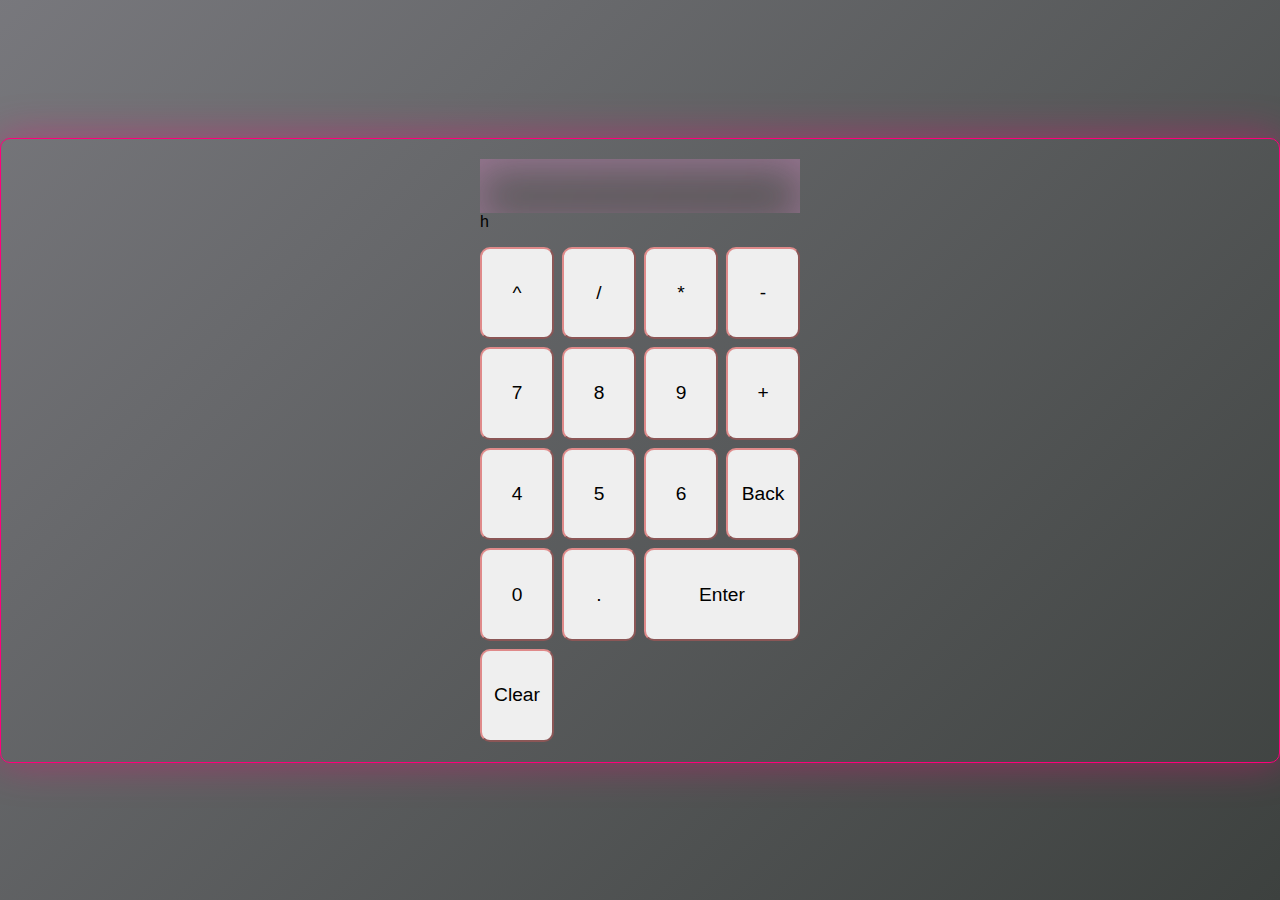
<file: index.html>
<!DOCTYPE html>
<html lang="en">
  <head>
    <meta charset="UTF-8" />
    <meta name="viewport" content="width=device-width, initial-scale=1.0" />
    <title>Optimize Calculator</title>
    <link rel="stylesheet" href="style.css" />
  </head>
  <body>
    <div class="main">
      <div class="head">
        <input type="text" id="inputText" />
        <div class="result">h</div>
      </div>
      <div class="container">
        <button id="pow">^</button>
        <button id="divide">/</button>
        <button id="start">*</button>
        <button>-</button>
        <button>7</button>
        <button>8</button>
        <button>9</button>
        <button>+</button>
        <button>4</button>
        <button>5</button>
        <button id="six">6</button>
        <button id="back">Back</button>
        <button id="zero">0</button>
        <button id="dot">.</button>
        <button id="enter">Enter</button>
        <!-- <button id="enter" onclick="startCalculation()">Enter</button> -->
        <button id="clear">Clear</button>
      </div>
    </div>
    <script src="index.js"></script>
  </body>
</html>
</file>
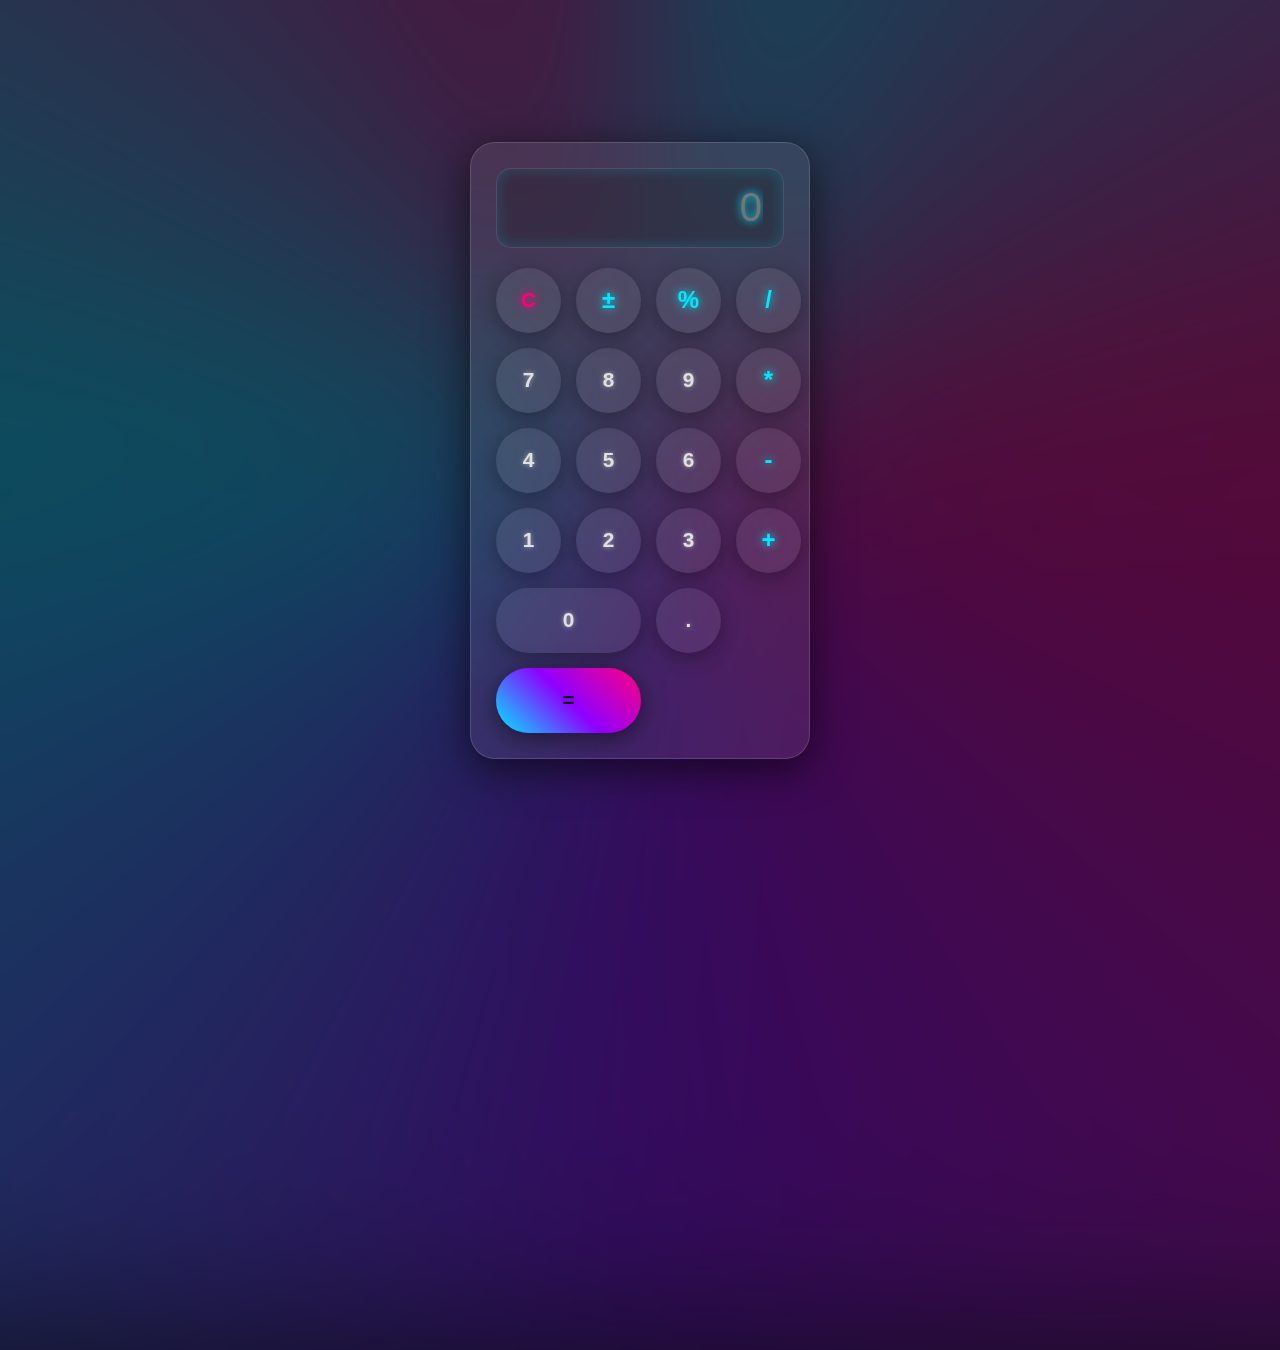
<file: index copy.html>
<!-- <!DOCTYPE html>
<html lang="en">
  <head>
    <meta charset="UTF-8" />
    <meta name="viewport" content="width=device-width, initial-scale=1.0" />
    <title>Optimize Calculator</title>
    <link rel="stylesheet" href="style.css" />
  </head>
  <body>
    <div class="main">
      <div class="head">
        <input type="text" id="inputText" />
        <div class="result">h</div>
      </div>
      <div class="container">
        <button>^</button>
        <button>/</button>
        <button>*</button>
        <button>-</button>
        <button>7</button>
        <button>8</button>
        <button>9</button>
        <button>+</button>
        <button>4</button>
        <button>5</button>
        <button>6</button>
        <button>Back</button>
        <button>0</button>
        <button>.</button>
        <button>Enter</button>
        <button>Clear</button>
      </div>
    </div>
    <script src="index.js"></script>
  </body>
</html> -->






<!-- 

<!DOCTYPE html>
<html lang="en">
<head>
    <meta charset="UTF-8">
    <meta name="viewport" content="width=device-width, initial-scale=1.0">
    <title>Colorful Glass Calculator</title>
    <style>
        /* Global Styles */
        * {
            margin: 0;
            padding: 0;
            box-sizing: border-box;
            font-family: 'Poppins', sans-serif;
        }

        body {
            display: flex;
            justify-content: center;
            align-items: center;
            min-height: 100vh;
            /* Vibrant Gradient Background */
            background: linear-gradient(45deg, #ff0057, #e91e63, #9c27b0, #673ab7);
            background-size: 400% 400%;
            animation: gradientBG 10s ease infinite;
        }

        @keyframes gradientBG {
            0% { background-position: 0% 50%; }
            50% { background-position: 100% 50%; }
            100% { background-position: 0% 50%; }
        }

        /* Calculator Container */
        .calculator {
            background: rgba(255, 255, 255, 0.1);
            backdrop-filter: blur(15px);
            border: 1px solid rgba(255, 255, 255, 0.2);
            padding: 20px;
            border-radius: 30px;
            box-shadow: 0 25px 45px rgba(0, 0, 0, 0.2);
            width: 320px;
        }

        /* Display Screen */
        .display {
            width: 100%;
            height: 60px;
            background: rgba(255, 255, 255, 0.2);
            border: none;
            outline: none;
            border-radius: 15px;
            margin-bottom: 20px;
            color: #fff;
            text-align: right;
            padding: 10px 20px;
            font-size: 24px;
            font-weight: 500;
        }

        /* Buttons Grid */
        .buttons {
            display: grid;
            grid-template-columns: repeat(4, 1fr);
            gap: 12px;
        }

        button {
            height: 60px;
            width: 60px;
            border-radius: 50%;
            border: none;
            outline: none;
            cursor: pointer;
            font-size: 18px;
            font-weight: 600;
            transition: 0.3s;
            color: #fff;
            background: rgba(255, 255, 255, 0.1);
            box-shadow: 0 5px 15px rgba(0, 0, 0, 0.1);
        }

        button:hover {
            background: rgba(255, 255, 255, 0.3);
            transform: translateY(-3px);
        }

        /* Special Button Colors */
        .operator {
            background: rgba(255, 165, 0, 0.6); /* Orange */
        }

        .clear {
            background: rgba(255, 69, 58, 0.6); /* Red */
        }

        .equal {
            background: rgba(52, 199, 89, 0.6); /* Green */
            grid-column: span 2;
            width: 132px;
            border-radius: 30px;
        }

        button:active {
            transform: scale(0.9);
        }
    </style>
</head>
<body>

    <div class="calculator">
        <input type="text" class="display" id="screen" placeholder="0" disabled>
        <div class="buttons">
            <button class="clear">C</button>
            <button class="operator">/</button>
            <button class="operator">*</button>
            <button class="operator">⌫</button>

            <button>7</button>
            <button>8</button>
            <button>9</button>
            <button class="operator">-</button>

            <button>4</button>
            <button>5</button>
            <button>6</button>
            <button class="operator">+</button>

            <button>1</button>
            <button>2</button>
            <button>3</button>
            <button>.</button>

            <button>0</button>
            <button class="equal">=</button>
        </div>
    </div>

</body>
</html> -->






<!-- <!DOCTYPE html>
<html lang="en">
<head>
    <meta charset="UTF-8">
    <meta name="viewport" content="width=device-width, initial-scale=1.0">
    <title>Professional Modern Calculator</title>
    <style>
        :root {
            --bg-color: #0f172a;
            --card-bg: #1e293b;
            --accent-color: #38bdf8;
            --text-main: #f8fafc;
            --btn-hover: #334155;
        }

        * {
            margin: 0;
            padding: 0;
            box-sizing: border-box;
            font-family: 'Inter', -apple-system, sans-serif;
        }

        body {
            display: flex;
            justify-content: center;
            align-items: center;
            min-height: 100vh;
            background-color: var(--bg-color);
            background-image: 
                radial-gradient(at 0% 0%, rgba(56, 189, 248, 0.15) 0px, transparent 50%),
                radial-gradient(at 100% 100%, rgba(139, 92, 246, 0.15) 0px, transparent 50%);
        }

        .calc-container {
            width: 350px;
            background: var(--card-bg);
            padding: 30px;
            border-radius: 40px;
            box-shadow: 0 20px 50px rgba(0, 0, 0, 0.5);
            border: 1px solid rgba(255, 255, 255, 0.05);
        }

        .screen {
            width: 100%;
            height: 100px;
            background: transparent;
            border: none;
            color: var(--text-main);
            text-align: right;
            font-size: 3rem;
            font-weight: 300;
            margin-bottom: 20px;
            outline: none;
            letter-spacing: -1px;
        }

        .screen::placeholder {
            color: #475569;
        }

        .grid {
            display: grid;
            grid-template-columns: repeat(4, 1fr);
            gap: 15px;
        }

        button {
            aspect-ratio: 1/1;
            border-radius: 20px;
            border: none;
            background: rgba(255, 255, 255, 0.03);
            color: var(--text-main);
            font-size: 1.2rem;
            font-weight: 500;
            cursor: pointer;
            transition: all 0.2s cubic-bezier(0.4, 0, 0.2, 1);
            display: flex;
            justify-content: center;
            align-items: center;
        }

        button:hover {
            background: var(--btn-hover);
            transform: translateY(-2px);
        }

        button:active {
            transform: scale(0.95);
        }

        /* Accent Styles */
        .op-btn {
            color: var(--accent-color);
            background: rgba(56, 189, 248, 0.05);
            font-size: 1.5rem;
        }

        .equal-btn {
            background: var(--accent-color);
            color: #000;
            font-weight: 700;
        }

        .equal-btn:hover {
            background: #7dd3fc;
            box-shadow: 0 0 20px rgba(56, 189, 248, 0.4);
        }

        .clear-btn {
            color: #f87171;
            background: rgba(248, 113, 113, 0.05);
        }

        /* Scannable info for professional feel */
        .brand {
            text-align: center;
            color: #475569;
            font-size: 0.7rem;
            margin-top: 20px;
            letter-spacing: 2px;
            text-transform: uppercase;
        }
    </style>
</head>
<body>

    <div class="calc-container">
        <input type="text" class="screen" placeholder="0" disabled>
        
        <div class="grid">
            <button class="clear-btn">AC</button>
            <button class="op-btn">±</button>
            <button class="op-btn">%</button>
            <button class="op-btn">÷</button>

            <button>7</button>
            <button>8</button>
            <button>9</button>
            <button class="op-btn">×</button>

            <button>4</button>
            <button>5</button>
            <button>6</button>
            <button class="op-btn">−</button>

            <button>1</button>
            <button>2</button>
            <button>3</button>
            <button class="op-btn">+</button>

            <button style="grid-column: span 2; aspect-ratio: auto;">0</button>
            <button>.</button>
            <button class="equal-btn">=</button>
        </div>

        <div class="brand">Precision Pro</div>
    </div>

</body>
</html> -->






<!DOCTYPE html>
<html lang="en">
<head>
    <meta charset="UTF-8">
    <meta name="viewport" content="width=device-width, initial-scale=1.0">
    <title>Neon-Glow Glass Calculator</title>
    <style>
        /* Define Neon Colors */
        :root {
            --neon-pink: #ff007b;
            --neon-blue: #00eaff;
            --neon-purple: #8e00ff;
            --dark-bg: #0d0d1a;
            --glass-bg: rgba(255, 255, 255, 0.08);
            --border-color: rgba(255, 255, 255, 0.15);
            --text-color: #e0e0e0;
            --shadow-color-1: rgba(0, 234, 255, 0.4); /* Blue glow */
            --shadow-color-2: rgba(255, 0, 123, 0.4); /* Pink glow */
        }

        /* Global Styles */
        * {
            margin: 0;
            padding: 0;
            box-sizing: border-box;
            font-family: 'Orbitron', sans-serif; /* A sci-fi / futuristic font */
        }

        /* Body & Background Animation */
        body {
            display: flex;
            justify-content: center;
            align-items: center;
            min-height: 100vh;
            background: var(--dark-bg);
            overflow: hidden; /* Prevent scrollbar from background animation */
            position: relative;
        }

        body::before {
            content: '';
            position: absolute;
            top: -50%;
            left: -50%;
            width: 200%;
            height: 200%;
            background: conic-gradient(from 0deg at 50% 50%, 
                        var(--neon-blue) 0%, 
                        var(--neon-pink) 25%, 
                        var(--neon-purple) 50%, 
                        var(--neon-blue) 75%, 
                        var(--neon-pink) 100%);
            animation: rotateBackground 20s linear infinite;
            filter: blur(100px) opacity(0.3); /* Subtle, glowing background blur */
            z-index: -1;
        }

        @keyframes rotateBackground {
            from { transform: rotate(0deg); }
            to { transform: rotate(360deg); }
        }

        /* Calculator Container */
        .calculator {
            background: var(--glass-bg);
            backdrop-filter: blur(25px); /* Stronger blur for glass effect */
            border: 1px solid var(--border-color);
            padding: 25px;
            border-radius: 25px;
            box-shadow: 0 10px 40px rgba(0, 0, 0, 0.6);
            width: 340px;
            position: relative;
            z-index: 1; /* Ensure calculator is above background */
        }

        /* Display Screen */
        .display {
            width: 100%;
            height: 80px;
            background: rgba(0, 0, 0, 0.2);
            border: 1px solid var(--border-color);
            border-radius: 15px;
            margin-bottom: 20px;
            color: var(--text-color);
            text-align: right;
            padding: 15px 20px;
            font-size: 2.5em; /* Larger, more impactful font */
            font-weight: 400;
            outline: none;
            box-shadow: inset 0 0 15px rgba(0, 234, 255, 0.2); /* Inner blue glow */
            text-shadow: 0 0 8px var(--neon-blue); /* Text glow */
            letter-spacing: 1px;
            overflow: hidden; /* Hide overflow during animation */
        }

        /* Button Grid */
        .buttons {
            display: grid;
            grid-template-columns: repeat(4, 1fr);
            gap: 15px;
        }

        button {
            height: 65px;
            width: 65px;
            border-radius: 50%; /* Circular buttons */
            border: none;
            outline: none;
            cursor: pointer;
            font-size: 1.3em;
            font-weight: 600;
            color: var(--text-color);
            background: var(--glass-bg);
            box-shadow: 0 5px 20px rgba(0, 0, 0, 0.3);
            transition: all 0.3s cubic-bezier(0.25, 0.46, 0.45, 0.94); /* Smooth transition */
            position: relative;
            overflow: hidden;
            text-shadow: 0 0 5px rgba(255, 255, 255, 0.5); /* Subtle white text glow */
        }

        /* Button Hover Animation (Neon Pulse) */
        button:hover {
            background: rgba(255, 255, 255, 0.15);
            transform: translateY(-5px) scale(1.05);
            box-shadow: 0 0 20px var(--shadow-color-1), 0 0 30px var(--shadow-color-2); /* Dual color glow */
            border: 1px solid rgba(255, 255, 255, 0.3);
        }

        button:active {
            transform: scale(0.95);
            box-shadow: inset 0 0 10px rgba(0, 234, 255, 0.5), inset 0 0 15px rgba(255, 0, 123, 0.5); /* Inner active glow */
        }

        /* Operator Buttons */
        .operator {
            color: var(--neon-blue);
            text-shadow: 0 0 10px var(--neon-blue);
            font-size: 1.5em;
        }
        .operator:hover {
            box-shadow: 0 0 20px var(--neon-blue), 0 0 30px var(--neon-blue);
        }

        /* Clear Button */
        .clear {
            color: var(--neon-pink);
            text-shadow: 0 0 10px var(--neon-pink);
        }
        .clear:hover {
            box-shadow: 0 0 20px var(--neon-pink), 0 0 30px var(--neon-pink);
        }

        /* Equal Button */
        .equal {
            background: linear-gradient(45deg, var(--neon-blue), var(--neon-purple), var(--neon-pink));
            color: var(--dark-bg); /* Dark text for contrast */
            font-weight: 700;
            grid-column: span 2; /* Spans two columns */
            width: unset; /* Override default width */
            border-radius: 35px; /* Pill shape */
            box-shadow: 0 5px 25px rgba(0, 0, 0, 0.5);
            text-shadow: none; /* Remove default text shadow */
        }
        .equal:hover {
            transform: translateY(-5px) scale(1.03);
            background: linear-gradient(45deg, var(--neon-blue), var(--neon-purple), var(--neon-pink)); /* Re-apply gradient */
            box-shadow: 0 0 30px var(--shadow-color-1), 0 0 40px var(--shadow-color-2); /* Stronger glow */
        }

        /* Small number 0 for better layout */
        .zero-button {
            grid-column: span 2;
            width: unset;
            border-radius: 35px;
        }

        /* Font Imports (optional, but good for style consistency) */
        @import url('https://fonts.googleapis.com/css2?family=Orbitron:wght@400;600;700&display=swap');
    </style>
</head>
<body>

    <div class="calculator">
        <input type="text" class="display" id="screen" placeholder="0" disabled>
        <div class="buttons">
            <button class="clear">C</button>
            <button class="operator">±</button>
            <button class="operator">%</button>
            <button class="operator">/</button>

            <button>7</button>
            <button>8</button>
            <button>9</button>
            <button class="operator">*</button>

            <button>4</button>
            <button>5</button>
            <button>6</button>
            <button class="operator">-</button>

            <button>1</button>
            <button>2</button>
            <button>3</button>
            <button class="operator">+</button>

            <button class="zero-button">0</button>
            <button>.</button>
            <button class="equal">=</button>
        </div>
    </div>

</body>
</html>
</file>
<file: style.css>
:root {
  --neon-pink: #ff007b;
  --neon-blue: #00eaff;
  --neon-purple: #8e00ff;
  --dark-bg: #3b3b42b0;
  --glass-bg: rgba(218, 204, 204, 0.08);
  --border-color: rgba(255, 255, 255, 0.15);
  --text-color: #e0e0e0;
  --shadow-color-1: rgba(0, 234, 255, 0.4); /* Blue glow */
  --shadow-color-2: rgba(255, 0, 123, 0.4); /* Pink glow */
}

* {
  margin: 0;
  padding: 0;
  box-sizing: border-box;
  font-family: "Arial";
}

body {
  height: 100vh;
  width: 100vw;
  display: flex;
  gap: 2rem;
  justify-content: space-between;
  align-items: center;
  background: linear-gradient(135deg, var(--dark-bg), rgb(61, 65, 63));
}

body > div {
  flex: 1;
  display: flex;
  justify-content: center;
  align-items: center;
}

.main {
  flex-direction: column;
  align-items: center;
  gap: 1rem;
  /* min-width: 80vw; */
  padding: 20px;
  border-radius: 10px;
  border: 1px solid var(--neon-pink);
  box-shadow: 0 0 40px var(--shadow-color-2);
  /* background-color: rgb(202, 170, 170); */
}


input {
  width: 25vw;
  padding: 1rem;
  outline: none;
  border: none;
  background: rgba(78, 70, 70, 0.3);
  color: rgba(255, 255, 255, 0.74);
  backdrop-filter: blur(25px);
  font-size: 1.2rem;
  text-align: right;
  /* background-color: rgb(194, 137, 184); */
  box-shadow: inset 0 10px 40px rgba(193, 137, 184, 0.6);
  text-shadow: 0 10px 15px rgba(0, 234, 255, 0.2);
}

#result {
  width: 25vw;
  height: 3rem;
  padding: 1rem;
  background-color: rgb(180, 191, 191);
}

.container {
  height: 55vh;
  width: 25vw;
  gap: 0.5rem;
  display: grid;
  grid-template-columns: repeat(4, 1fr);
}
button {
  border-radius: 10px;
  /* border: none; */
  border-color: rgb(223, 138, 138);
  font-size: larger;
  transition: all 0.3s ease;
  background-color: transparent(40%);
}

button:hover {
  backdrop-filter: blur(20px);
  background-color: rgba(255, 255, 255, 0.3);
  color: rgb(255, 0, 0);
}

#enter {
  grid-column: 3/5;
}

#history {
  padding: 1.5rem;
}

.his-container {
  gap: 2rem;
  display: flex;
  justify-content: space-around;
}



#history-div {
  border: 1px solid black;
  padding: 1.5rem;
  
}

.hidden {
  display: none;
  opacity: 0;
  background: transparent;

}
</file>
